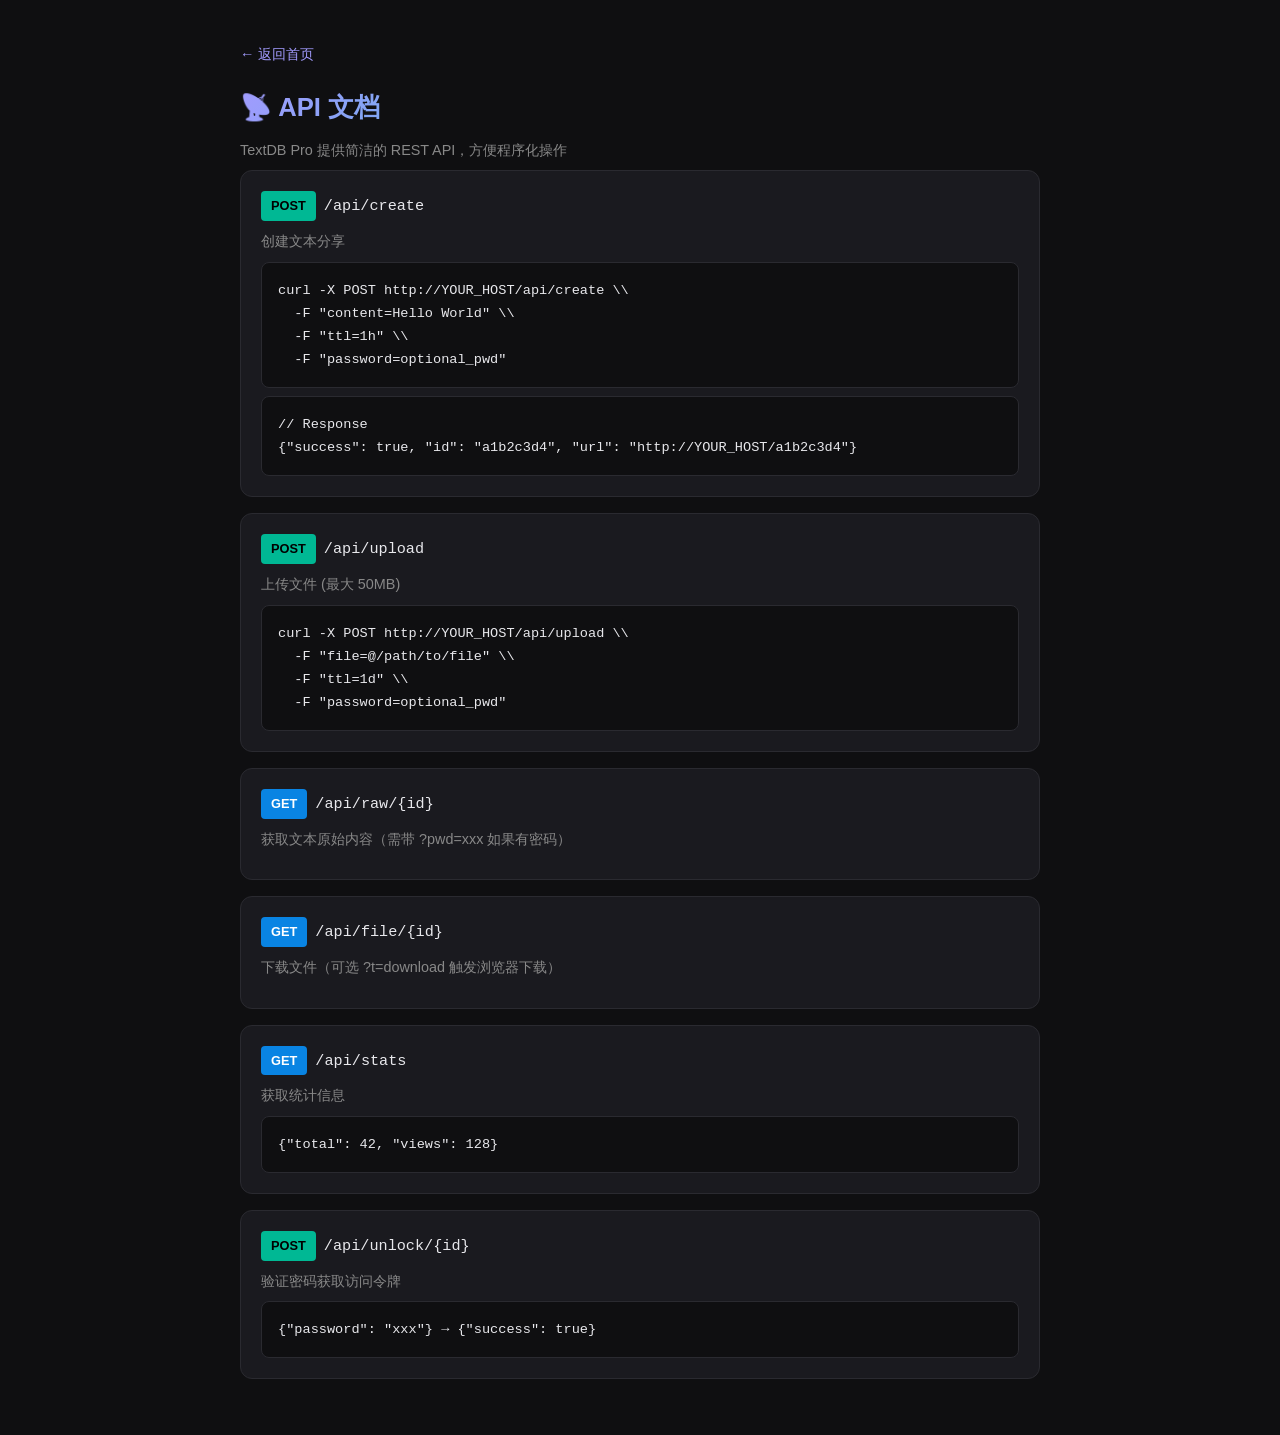
<file: templates/api_docs.html>
<!DOCTYPE html>
<html lang="zh-CN">
<head>
<meta charset="UTF-8">
<meta name="viewport" content="width=device-width, initial-scale=1.0">
<title>API 文档 - TextDB Pro</title>
<style>
*{margin:0;padding:0;box-sizing:border-box}
body{background:#0f0f11;color:#e8e8ec;font-family:-apple-system,BlinkMacSystemFont,"Segoe UI",sans-serif;padding:40px 20px;line-height:1.7}
.container{max-width:800px;margin:0 auto}
h1{font-size:1.6rem;margin-bottom:8px;background:linear-gradient(135deg,#a29bfe,#00cec9);-webkit-background-clip:text;-webkit-text-fill-color:transparent}
a{color:#a29bfe;text-decoration:none}
.back{display:inline-block;margin-bottom:20px;font-size:0.9rem}
.endpoint{background:#1a1a1f;border:1px solid #2a2a30;border-radius:12px;padding:20px;margin-bottom:16px}
.method{display:inline-block;padding:4px 10px;border-radius:4px;font-size:0.8rem;font-weight:700;margin-right:8px}
.method.post{background:#00b894;color:#000}
.method.get{background:#0984e3;color:#fff}
.path{font-family:monospace;font-size:0.95rem}
pre{background:#0f0f11;border:1px solid #2a2a30;border-radius:8px;padding:16px;margin-top:8px;overflow-x:auto;font-size:0.85rem}
code{font-family:"SF Mono",Monaco,monospace;font-size:0.85rem}
.desc{color:#888;font-size:0.9rem;margin:8px 0}
</style>
</head>
<body>
<div class="container">
    <a href="/" class="back">← 返回首页</a>
    <h1>📡 API 文档</h1>
    <p class="desc">TextDB Pro 提供简洁的 REST API，方便程序化操作</p>

    <div class="endpoint">
        <span class="method post">POST</span><span class="path">/api/create</span>
        <p class="desc">创建文本分享</p>
        <pre>curl -X POST http://YOUR_HOST/api/create \\
  -F "content=Hello World" \\
  -F "ttl=1h" \\
  -F "password=optional_pwd"</pre>
        <pre>// Response
{"success": true, "id": "a1b2c3d4", "url": "http://YOUR_HOST/a1b2c3d4"}</pre>
    </div>

    <div class="endpoint">
        <span class="method post">POST</span><span class="path">/api/upload</span>
        <p class="desc">上传文件 (最大 50MB)</p>
        <pre>curl -X POST http://YOUR_HOST/api/upload \\
  -F "file=@/path/to/file" \\
  -F "ttl=1d" \\
  -F "password=optional_pwd"</pre>
    </div>

    <div class="endpoint">
        <span class="method get">GET</span><span class="path">/api/raw/{id}</span>
        <p class="desc">获取文本原始内容（需带 ?pwd=xxx 如果有密码）</p>
    </div>

    <div class="endpoint">
        <span class="method get">GET</span><span class="path">/api/file/{id}</span>
        <p class="desc">下载文件（可选 ?t=download 触发浏览器下载）</p>
    </div>

    <div class="endpoint">
        <span class="method get">GET</span><span class="path">/api/stats</span>
        <p class="desc">获取统计信息</p>
        <pre>{"total": 42, "views": 128}</pre>
    </div>

    <div class="endpoint">
        <span class="method post">POST</span><span class="path">/api/unlock/{id}</span>
        <p class="desc">验证密码获取访问令牌</p>
        <pre>{"password": "xxx"} → {"success": true}</pre>
    </div>
</div>
</body>
</html>
</file>
